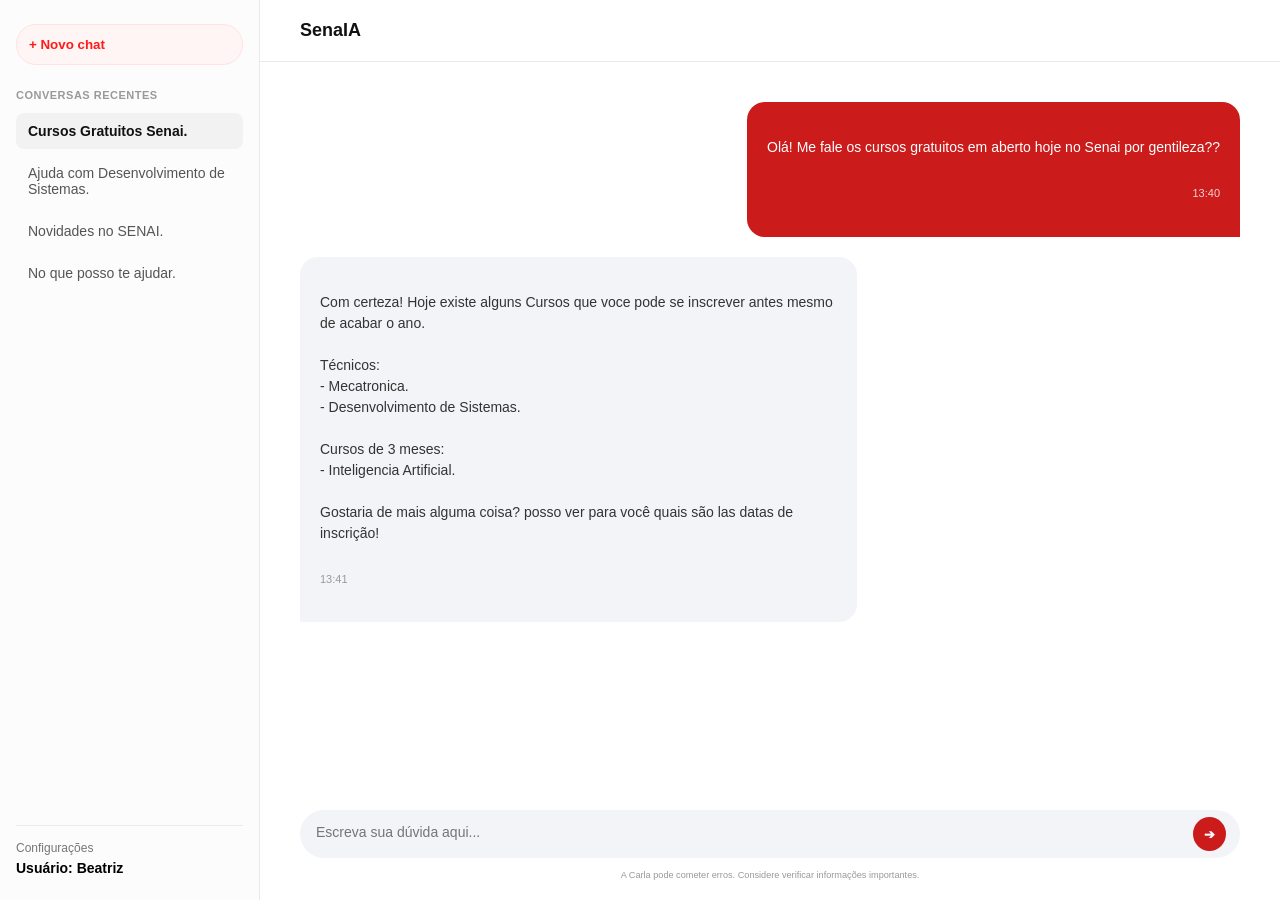
<file: CHAT/index.html>
<!DOCTYPE html>
<html lang="pt-BR">
<head>
    <meta charset="UTF-8">
    <title>SenaIA - Chat</title>
    <link rel="stylesheet" href="style.css">
</head>
<body>

    <aside>
        <button type="button" class="btn-novo-chat"><strong>+ Novo chat</strong></button>
        
        <nav>
            <h3>Conversas recentes</h3>
            <ul>
                <li class="conversa-ativa"><a href="#">Cursos Gratuitos Senai.</a></li>
                <li><a href="#">Ajuda com Desenvolvimento de Sistemas.</a></li>
                <li><a href="#">Novidades no SENAI.</a></li>
                <li><a href="#">No que posso te ajudar.</a></li>
            </ul>
        </nav>

        <div class="perfil-usuario">
            <button type="button">Configurações</button>
            <p>Usuário: Beatriz</p>
        </div>
    </aside>

    <main>
        <header>
            <h1>SenaIA</h1>
        </header>

        <section class="historico-mensagens" role="log" aria-label="Histórico de mensagens">
            
            <article class="mensagem usuario">
                <p>Olá! Me fale os cursos gratuitos em aberto hoje no Senai por gentileza??</p>
                <time class="tempo-mensagem" datetime="2026-10-01T13:40">13:40</time>
            </article>

            <article class="mensagem ia">
                <p>Com certeza! Hoje existe alguns Cursos que voce pode se inscrever antes mesmo de acabar o ano.

                Técnicos:
                - Mecatronica.
                - Desenvolvimento de Sistemas.

                Cursos de 3 meses:
                - Inteligencia Artificial.
                    
                Gostaria de mais alguma coisa? posso ver para você quais são las datas de inscrição!</p>
                <time class="tempo-mensagem" datetime="2026-10-01T13:41">13:41</time>
            </article>

        </section>

        <footer>
            <form action="#" method="POST" class="caixa-texto">
                <label for="user-message" style="display: none;">Sua mensagem:</label>
                <textarea id="user-message" name="message" rows="1" placeholder="Escreva sua dúvida aqui..." required></textarea>
                <button type="submit" class="botao-enviar">➔</button>
            </form>
            
            <p class="aviso-ia"><small>A Carla pode cometer erros. Considere verificar informações importantes.</small></p>
        </footer>
    </main>

</body>
</html>
</file>
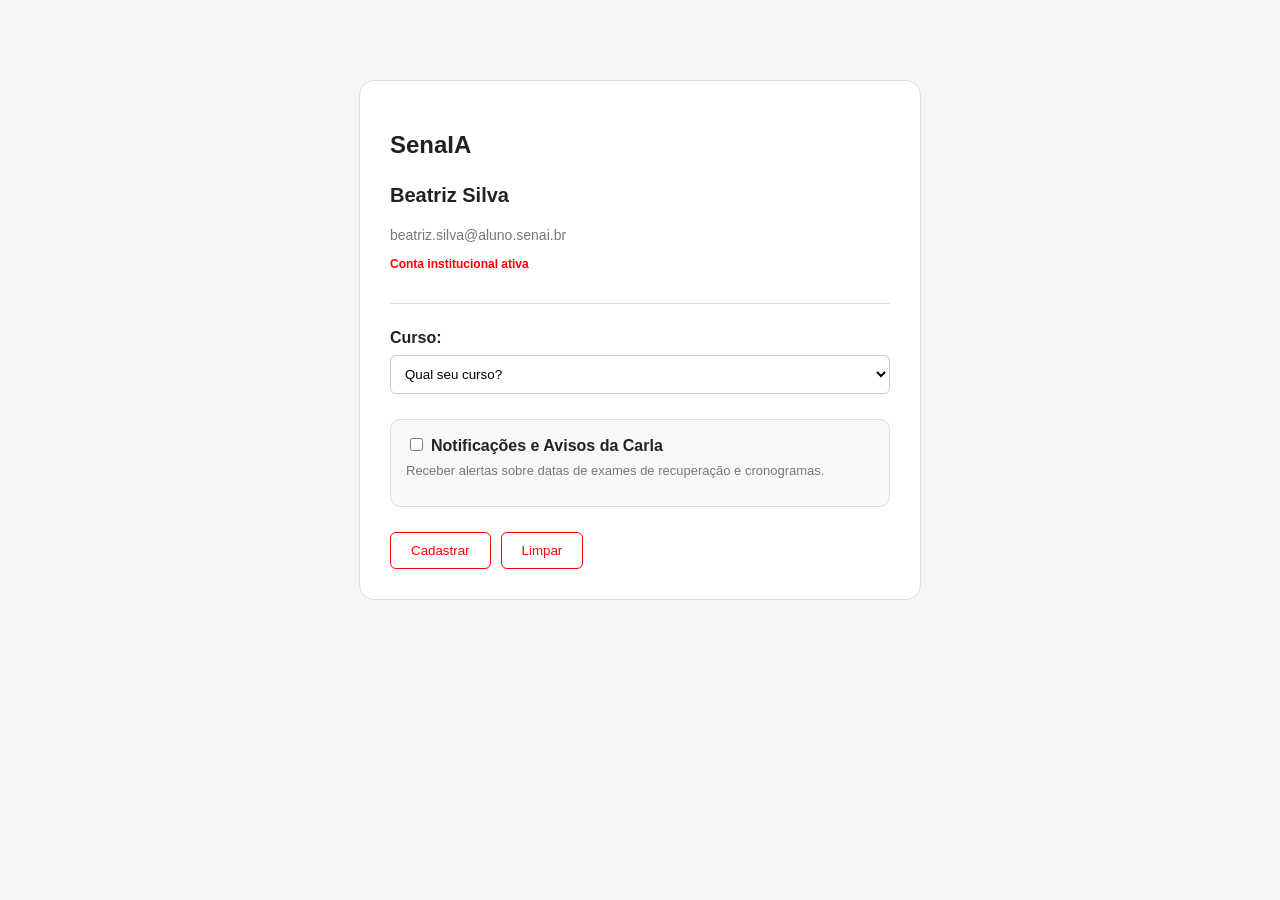
<file: PERFIL/index.html>
<!DOCTYPE html>
<html lang="pt-BR">
<head>
    <meta charset="UTF-8">
    <meta name="viewport" content="width=device-width, initial-scale=1.0">
    <title>Perfil</title>
    <link rel="stylesheet" href="style.css">
</head>

<body>

    <div class="formulario">

        <h2>SenaIA</h2>

        <form>

            <section class="perfil">
                <p class="nome">Beatriz Silva</p>
                <p class="email">beatriz.silva@aluno.senai.br</p>
                <p class="status">Conta institucional ativa</p>
            </section>

            <section class="curso">
                <label for="curso">Curso:</label>

                <select id="curso" name="curso">
                    <option value=""> Qual seu curso? </option>
                    <option value="Administracao">Administração</option>
                    <option value="Desenvolvimento de Sistemas"> Desenvolvimento de Sistemas </option>
                    <option value="Mecatronica">Mecatrônica</option>
                    <option value="Eletroeletronica">Eletroeletrônica</option>
                    <option value="Culinaria">Culinária</option>
                </select>
            </section>

            <section class="notificacoes">

                <label>
                    <input
                        type="checkbox" name="notificacoes" value="ativado"
                        >Notificações e Avisos da Carla
                </label>

                <p>
                    Receber alertas sobre datas de exames de recuperação
                    e cronogramas.
                </p>

            </section>

            <div class="botoes">
                <button type="submit">Cadastrar</button>
                <button type="reset">Limpar</button>
            </div>

        </form>

    </div>

</body>
</html>
</file>
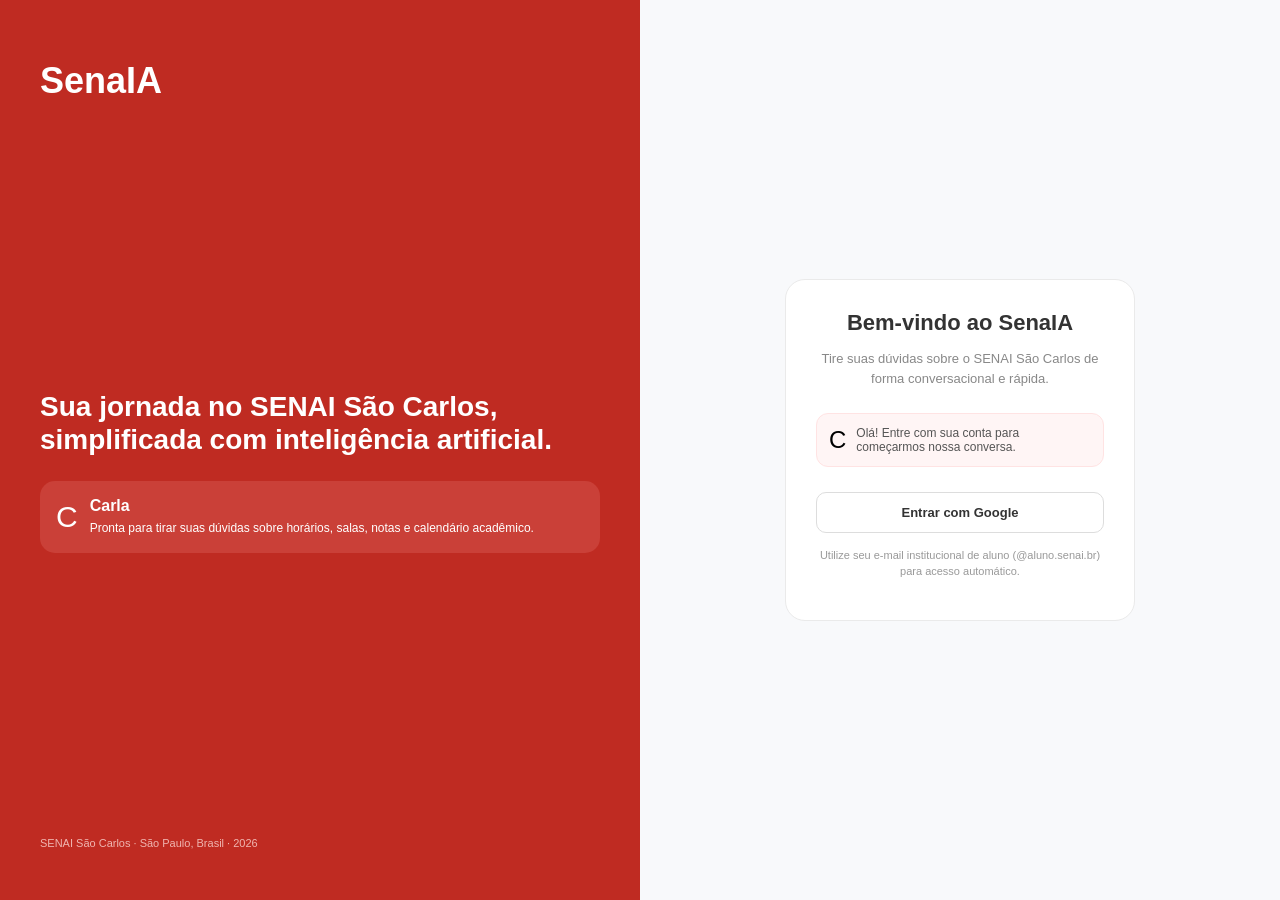
<file: LOGIN/login.html>
<!DOCTYPE html>
<html lang="pt-BR">
<head>
    <meta charset="UTF-8">
    <meta name="viewport" content="width=device-width, initial-scale=1.0">
    <title>SenaIA - Login</title>
    <link rel="stylesheet" href="login.css">
</head>
<body>

    <aside>
        <h1>SenaIA</h1>

        <div class="apresentacao">
            <h2>
                Sua jornada no SENAI São Carlos,
                simplificada com inteligência artificial.
            </h2>

            <div class="carla">
                <span>C</span>

                <div>
                    <strong>Carla</strong>
                    <p>
                        Pronta para tirar suas dúvidas sobre horários,
                        salas, notas e calendário acadêmico.
                    </p>
                </div>
            </div>
        </div>

        <p class="rodape">
            SENAI São Carlos · São Paulo, Brasil · 2026
        </p>
    </aside>

    <main>
        <div class="caixa-login">
            <h2>Bem-vindo ao SenaIA</h2>

            <p class="descricao">
                Tire suas dúvidas sobre o SENAI São Carlos
                de forma conversacional e rápida.
            </p>

            <div class="mensagem">
                <span>C</span>
                <p>
                    Olá! Entre com sua conta para começarmos
                    nossa conversa.
                </p>
            </div>

            <button type="button">
                Entrar com Google
            </button>

            <p class="aviso">
                Utilize seu e-mail institucional de aluno
                (@aluno.senai.br) para acesso automático.
            </p>
        </div>
    </main>

</body>
</html>
</file>
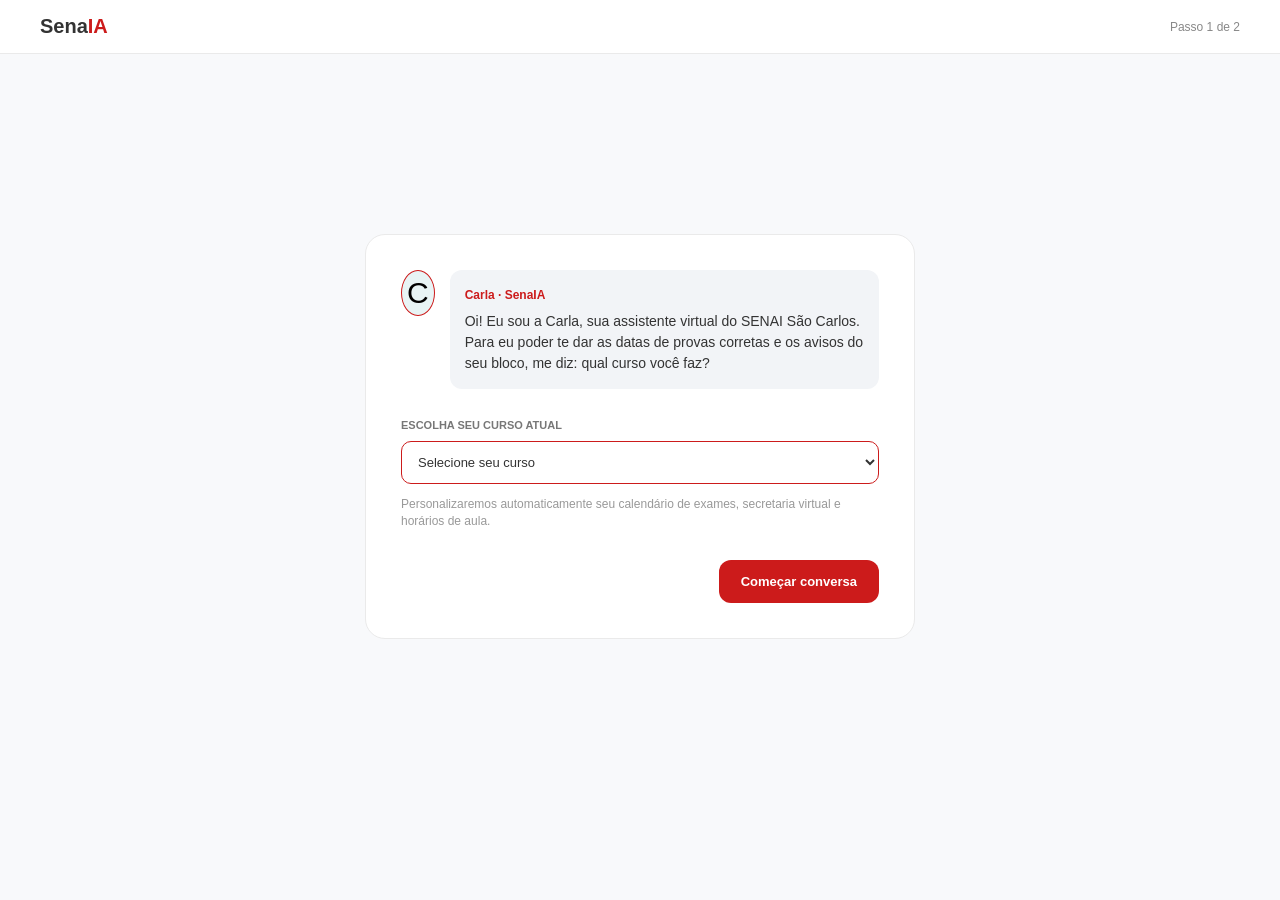
<file: ONBOARDING/onboarding.html>
<!DOCTYPE html>
<html lang="pt-BR">
<head>
    <meta charset="UTF-8">
    <meta name="viewport" content="width=device-width, initial-scale=1.0">
    <title>SenaIA - Onboarding</title>
    <link rel="stylesheet" href="onboarding.css">
</head>
<body>

    <header>
        <h1>Sena<span>IA</span></h1>
        <p>Passo 1 de 2</p>
    </header>

    <main>
        <div class="caixa-onboarding">

            <div class="mensagem">
                <span class="avatar">C</span>

                <div class="balao">
                    <strong>Carla · SenaIA</strong>
                    <p>
                        Oi! Eu sou a Carla, sua assistente virtual
                        do SENAI São Carlos. Para eu poder te dar
                        as datas de provas corretas e os avisos
                        do seu bloco, me diz: qual curso você faz?
                    </p>
                </div>
            </div>

            <form action="chat.html" method="GET">
                <label for="curso">Escolha seu curso atual</label>

                <select id="curso" name="curso" required>
                    <option value="">Selecione seu curso</option>
                    <option value="ds">
                        Técnico em Desenvolvimento de Sistemas
                    </option>
                    <option value="mecatronica">
                        Técnico em Mecatrônica
                    </option>
                    <option value="outro">Outro curso</option>
                </select>

                <p class="aviso">
                    Personalizaremos automaticamente seu calendário
                    de exames, secretaria virtual e horários de aula.
                </p>

                <div class="botao">
                    <button type="submit">Começar conversa</button>
                </div>
            </form>

        </div>
    </main>

</body>
</html>
</file>
<file: CHAT/style.css>
body {
    display: flex;
    height: 100vh;
    background-color: #ffffff;
    margin: 0;
    padding: 0;
    font-family: Arial, sans-serif;
}

aside {
    width: 260px;
    background-color: #fcfcfc;
    border-right: 1px solid #eaeaea;
    padding: 24px 16px;
    display: flex;
    flex-direction: column;
    box-sizing: border-box;
}

aside h1 {
    font-size: 22px;
    color: #ff1a1a;
    margin: 0 0 24px 0;
}

.btn-novo-chat {
    width: 100%;
    background-color: #fff5f5;
    color: #ff1a1a;
    border: 1px solid #ffe3e3;
    border-radius: 20px;
    padding: 12px;
    font-weight: bold;
    cursor: pointer;
    text-align: left;
    margin-bottom: 24px;
    box-sizing: border-box;
}

nav h3 {
    font-size: 11px;
    color: #999999;
    margin: 0 0 12px 0;
    text-transform: uppercase;
    letter-spacing: 0.5px;
}

nav ul {
    list-style: none;
    padding: 0;
    margin: 0;
}

nav li {
    margin-bottom: 6px;
}

nav a {
    display: block;
    padding: 10px 12px;
    border-radius: 8px;
    font-size: 14px;
    color: #555555;
    text-decoration: none;
}

.conversa-ativa a {
    background-color: #f2f2f2;
    color: #111111;
    font-weight: bold;
}

.perfil-usuario {
    margin-top: auto;
    padding-top: 15px;
    border-top: 1px solid #eaeaea;
}

.perfil-usuario button {
    background: none;
    border: none;
    color: #777;
    cursor: pointer;
    font-size: 12px;
    padding: 0;
    margin-bottom: 5px;
    display: block;
}

.perfil-usuario p {
    margin: 0;
    font-size: 14px;
    font-weight: bold;
}

main {
    flex-grow: 1;
    display: flex;
    flex-direction: column;
}

main header {
    padding: 20px 40px;
    border-bottom: 1px solid #eaeaea;
}

main header h1 {
    font-size: 18px;
    color: #111111;
    margin: 0;
}

.historico-mensagens {
    flex-grow: 1;
    overflow-y: auto;
    padding: 40px;
    display: flex;
    flex-direction: column;
    gap: 20px;
}

.mensagem {
    max-width: 55%; /* Evita que o balão estique até o outro lado */
    padding: 14px 20px;
    border-radius: 18px;
    font-size: 14px;
    line-height: 1.5;
    white-space: pre-line; /* Resolve o problema do texto todo em uma linha só */
}

.mensagem p {
    margin: 0;
}

.usuario {
    align-self: flex-end;
    background-color: #cc1b1b;
    color: #ffffff;
    border-bottom-right-radius: 0px;
}

.ia {
    align-self: flex-start;
    background-color: #f2f4f7;
    color: #333333;
    border-bottom-left-radius: 0px;
}

.mensagem strong, .mensagem hr {
    display: none;
}

.tempo-mensagem {
    font-size: 11px;
    color: #999999;
    display: block;
    margin-top: 6px;
}

.usuario .tempo-mensagem {
    text-align: right;
    color: rgba(255, 255, 255, 0.8);
}

footer {
    padding: 20px 40px;
}

.caixa-texto {
    display: flex;
    align-items: center;
    background-color: #f2f4f7;
    border-radius: 25px;
    padding: 6px 14px;
    position: relative;
    box-sizing: border-box;
}

footer textarea {
    width: 100%;
    background: transparent;
    border: none;
    outline: none;
    resize: none;
    height: 36px;
    padding-top: 8px;
    font-size: 14px;
    font-family: Arial, sans-serif;
    box-sizing: border-box;
}

.botao-enviar {
    background-color: #cc1b1b;
    border: none;
    border-radius: 50%;
    width: 34px;
    height: 34px;
    color: #ffffff;
    cursor: pointer;
    font-weight: bold;
    display: flex;
    align-items: center;
    justify-content: center;
    box-sizing: border-box;
    transition: background 0.2s;
}

.botao-enviar:hover {
    background-color: #b01515;
}

.aviso-ia {
    text-align: center;
    color: #999999;
    font-size: 11px;
    margin: 10px 0 0 0;
}
</file>
<file: PERFIL/style.css>
body {
    font-family: Arial, sans-serif;
    background-color: #f5f5f5;
    color: #222;
}

.formulario {
    width: 500px;
    margin: 80px auto;
    background-color: white;
    padding: 30px;
    border: 1px solid #ddd;
    border-radius: 15px;
}

.formulario h2 {
    margin-bottom: 25px;
}

section {
    margin-bottom: 25px;
}

.perfil {
    padding-bottom: 20px;
    border-bottom: 1px solid #ddd;
}

.nome {
    font-size: 20px;
    font-weight: bold;
}

.email {
    font-size: 14px;
    color: #777;
    margin-top: 5px;
}

.status {
    font-size: 12px;
    color: red;
    margin-top: 5px;
    font-weight: bold;
}

.curso label {
    display: block;
    margin-bottom: 8px;
    font-weight: bold;
}

.curso select {
    width: 100%;
    padding: 10px;
    border: 1px solid #ccc;
    border-radius: 6px;
    background-color: white;
}

.notificacoes {
    padding: 15px;
    background-color: #f8f8f8;
    border: 1px solid #ddd;
    border-radius: 10px;
}

.notificacoes label {
    font-weight: bold;
}

.notificacoes input {
    margin-right: 8px;
}

.notificacoes p {
    margin-top: 8px;
    font-size: 13px;
    color: #777;
}

.botoes {
    display: flex;
    gap: 10px;
}

button {
    padding: 10px 20px;
    border: 1px solid red;
    border-radius: 6px;
    background-color: white;
    color: red;
    cursor: pointer;
}

button:hover {
    background-color: red;
    color: white;
}
</file>
<file: LOGIN/login.css>
body {
    display: flex;
    min-height: 100vh;
    background-color: #f8f9fb;
    margin: 0;
    padding: 0;
    font-family: Arial, sans-serif;
}

aside {
    width: 50%;
    background-color: #bf2b22;
    color: white;
    padding: 40px;
    display: flex;
    flex-direction: column;
    box-sizing: border-box;
}

aside h1 {
    font-size: 36px;
    margin: 20px 0;
}

.apresentacao {
    margin: auto 0;
}

.apresentacao h2 {
    font-size: 28px;
    line-height: 1.2;
    margin-bottom: 24px;
}

.carla {
    display: flex;
    align-items: center;
    gap: 12px;
    background-color: #ca4038;
    border-radius: 15px;
    padding: 16px;
}

.carla span {
    font-size: 30px;
}

.carla p {
    font-size: 12px;
    line-height: 1.4;
    margin: 5px 0 0;
}

.rodape {
    font-size: 11px;
    color: #efb5b0;
    margin-top: 40px;
}

main {
    width: 50%;
    display: flex;
    align-items: center;
    justify-content: center;
    padding: 40px;
    box-sizing: border-box;
}

.caixa-login {
    width: 100%;
    max-width: 350px;
    background-color: white;
    border: 1px solid #eaeaea;
    border-radius: 20px;
    padding: 30px;
    text-align: center;
    box-sizing: border-box;
}

.caixa-login h2 {
    font-size: 22px;
    color: #333333;
    margin: 0 0 12px;
}

.descricao {
    font-size: 13px;
    color: #888888;
    line-height: 1.5;
}

.mensagem {
    display: flex;
    align-items: center;
    gap: 10px;
    background-color: #fff5f5;
    border: 1px solid #ffe3e3;
    border-radius: 12px;
    padding: 12px;
    margin: 25px 0;
    text-align: left;
}

.mensagem span {
    font-size: 24px;
}

.mensagem p {
    font-size: 12px;
    color: #555555;
    margin: 0;
}

button {
    width: 100%;
    background-color: white;
    color: #333333;
    border: 1px solid #dddddd;
    border-radius: 10px;
    padding: 12px;
    font-size: 13px;
    font-weight: bold;
    cursor: pointer;
}

button:hover {
    background-color: #f2f2f2;
}

.aviso {
    font-size: 11px;
    color: #999999;
    line-height: 1.4;
    margin-top: 15px;
}
</file>
<file: ONBOARDING/onboarding.css>
body {
    background-color: #f8f9fb;
    margin: 0;
    padding: 0;
    font-family: Arial, sans-serif;
}

header {
    display: flex;
    align-items: center;
    justify-content: space-between;
    background-color: white;
    border-bottom: 1px solid #eaeaea;
    padding: 15px 40px;
}

header h1 {
    font-size: 20px;
    color: #333333;
    margin: 0;
}

header h1 span {
    color: #cc1b1b;
}

header p {
    font-size: 12px;
    color: #888888;
    margin: 0;
}

main {
    min-height: 85vh;
    display: flex;
    align-items: center;
    justify-content: center;
    padding: 30px;
    box-sizing: border-box;
}

.caixa-onboarding {
    width: 100%;
    max-width: 550px;
    background-color: white;
    border: 1px solid #eaeaea;
    border-radius: 20px;
    padding: 35px;
    box-sizing: border-box;
}

.mensagem {
    display: flex;
    align-items: flex-start;
    gap: 15px;
    margin-bottom: 30px;
}

.avatar {
    font-size: 30px;
    background-color: #e8f4f5;
    border: 1px solid #cc1b1b;
    border-radius: 50%;
    padding: 5px;
}

.balao {
    background-color: #f2f4f7;
    border-radius: 12px;
    padding: 15px;
}

.balao strong {
    font-size: 12px;
    color: #cc1b1b;
}

.balao p {
    font-size: 14px;
    color: #333333;
    line-height: 1.5;
    margin: 8px 0 0;
}

label {
    display: block;
    font-size: 11px;
    font-weight: bold;
    color: #777777;
    text-transform: uppercase;
    margin-bottom: 10px;
}

select {
    width: 100%;
    background-color: white;
    color: #333333;
    border: 1px solid #cc1b1b;
    border-radius: 10px;
    padding: 12px;
    font-size: 13px;
    font-family: Arial, sans-serif;
    box-sizing: border-box;
}

.aviso {
    font-size: 12px;
    color: #999999;
    line-height: 1.4;
    margin: 12px 0 30px;
}

.botao {
    display: flex;
    justify-content: flex-end;
}

button {
    background-color: #cc1b1b;
    color: white;
    border: none;
    border-radius: 12px;
    padding: 14px 22px;
    font-size: 13px;
    font-weight: bold;
    cursor: pointer;
}

button:hover {
    background-color: #b01515;
}
</file>
